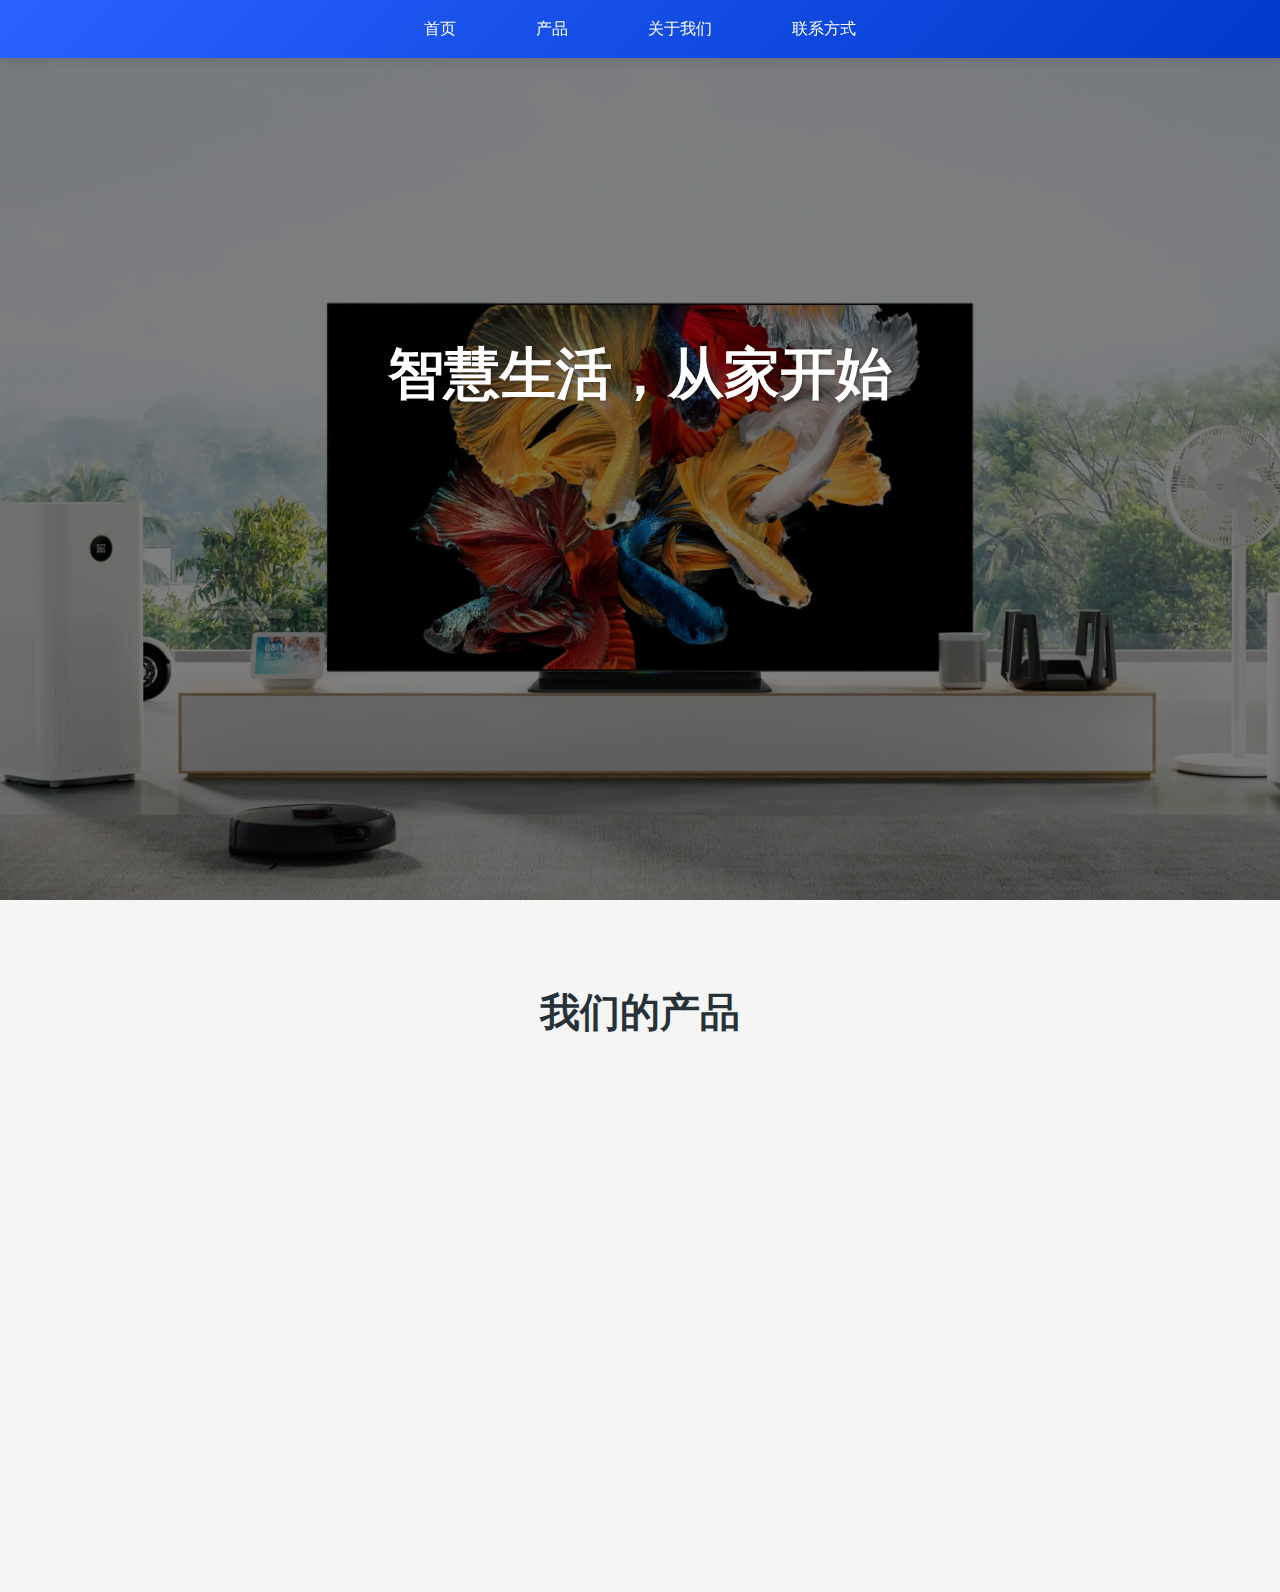
<file: web作业/index.html>
<!DOCTYPE html>
<html lang="zh">

<head>
    <meta charset="UTF-8">
    <meta name="viewport" content="width=device-width, initial-scale=1.0">
    <title>智慧家居 - 未来生活方式</title>
    <link rel="stylesheet" href="./css/reset.css">
    <link rel="stylesheet" href="./css/base.css">
    <link rel="stylesheet" href="./css/components.css">
    <link rel="stylesheet" href="./css/utilities.css">
    <link rel="stylesheet" href="./css/layout.css">
</head>

<body>
    <nav>
        <ul>
            <li><a href="#home">首页</a></li>
            <li><a href="product.html">产品</a></li>
            <li><a href="about.html">关于我们</a></li>
            <li><a href="contact.html">联系方式</a></li>
        </ul>
    </nav>

    <section class="hero" id="home">
        <div class="hero-content">
            <h1>智慧生活，从家开始</h1>
            <p>打造智能、舒适、节能的现代家居体验</p>
            <a href="product.html" class="cta-button">探索产品</a>
        </div>
    </section>

    <section class="products" id="products">
        <h2 class="section-title">我们的产品</h2>
        <div class="products-grid">
            <div class="product-card">
                <img src="./images/light.jpg" alt="智能照明">
                <div class="product-content">
                    <h3>智能照明</h3>
                    <p>自动调节亮度，定时开关，远程控制</p>
                    <a href="Intelligent lighting system.html" class="product-link">了解更多 →</a>
                </div>
            </div>
            <div class="product-card">
                <img src="./images/kt.jpg" alt="温控系统">
                <div class="product-content">
                    <h3>温控系统</h3>
                    <p>智能调节温度，节能环保</p>
                    <a href="Temperature control system.html" class="product-link">了解更多 →</a>
                </div>
            </div>
            <div class="product-card">
                <img src="./images/jk.jpg" alt="安防系统">
                <div class="product-content">
                    <h3>安防系统</h3>
                    <p>24小时监控，远程查看，异常提醒</p>
                    <a href="Security system.html" class="product-link">了解更多 →</a>
                </div>
            </div>
        </div>
    </section>

    <script src="./JS/js.js"></script>
</body>

</html>
</file>
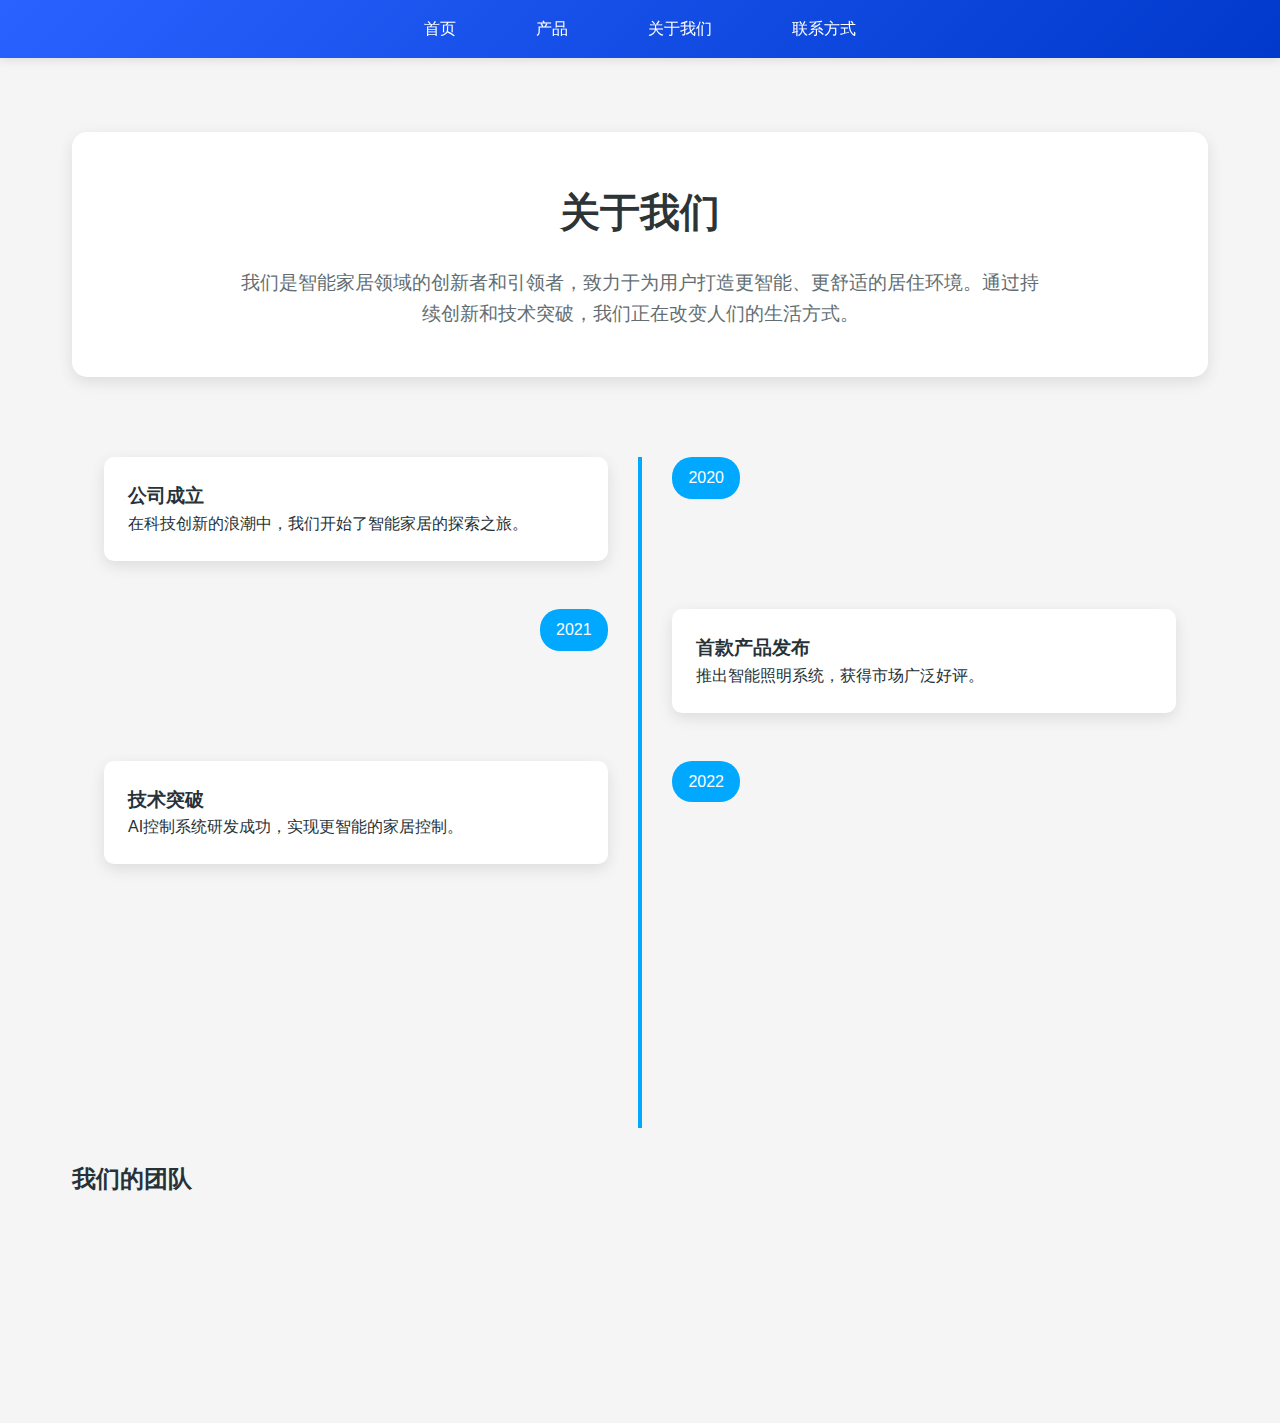
<file: web作业/about.html>
<!DOCTYPE html>
<html lang="zh">

<head>
    <meta charset="UTF-8">
    <meta name="viewport" content="width=device-width, initial-scale=1.0">
    <title>关于我们 - 智能家居</title>
    <link rel="stylesheet" href="./css/reset.css">
    <link rel="stylesheet" href="./css/base.css">
    <link rel="stylesheet" href="./css/components.css">
    <link rel="stylesheet" href="./css/utilities.css">
    <link rel="stylesheet" href="./css/layout.css">
</head>

<body>
    <nav>
        <ul>
            <li><a href="index.html">首页</a></li>
            <li><a href="product.html">产品</a></li>
            <li><a href="about.html">关于我们</a></li>
            <li><a href="contact.html">联系方式</a></li>
        </ul>
    </nav>

    <div class="about-container">
        <section class="hero-section">
            <h1>关于我们</h1>
            <p>我们是智能家居领域的创新者和引领者，致力于为用户打造更智能、更舒适的居住环境。通过持续创新和技术突破，我们正在改变人们的生活方式。</p>
        </section>

        <section class="timeline">
            <div class="timeline-item">
                <div class="timeline-content">
                    <span class="timeline-year">2020</span>
                    <h3>公司成立</h3>
                    <p>在科技创新的浪潮中，我们开始了智能家居的探索之旅。</p>
                </div>
            </div>
            <div class="timeline-item">
                <div class="timeline-content">
                    <span class="timeline-year">2021</span>
                    <h3>首款产品发布</h3>
                    <p>推出智能照明系统，获得市场广泛好评。</p>
                </div>
            </div>
            <div class="timeline-item">
                <div class="timeline-content">
                    <span class="timeline-year">2022</span>
                    <h3>技术突破</h3>
                    <p>AI控制系统研发成功，实现更智能的家居控制。</p>
                </div>
            </div>
            <div class="timeline-item">
                <div class="timeline-content">
                    <span class="timeline-year">2023</span>
                    <h3>市场扩张</h3>
                    <p>产品线扩展到全屋智能化解决方案。</p>
                </div>
            </div>
        </section>

        <section class="team-section">
            <h2>我们的团队</h2>
            <div class="team-grid">
                <div class="team-member">
                    <div class="team-info">
                        <h3>张明</h3>
                        <p>首席执行官</p>
                    </div>
                </div>
                <div class="team-member">
                    <div class="team-info">
                        <h3>李强</h3>
                        <p>技术总监</p>
                    </div>
                </div>
                <div class="team-member">
                    <div class="team-info">
                        <h3>王婷</h3>
                        <p>设计总监</p>
                    </div>
                </div>
            </div>
        </section>
    </div>

    <script src="./JS/js.js"></script>
</body>

</html>
</file>
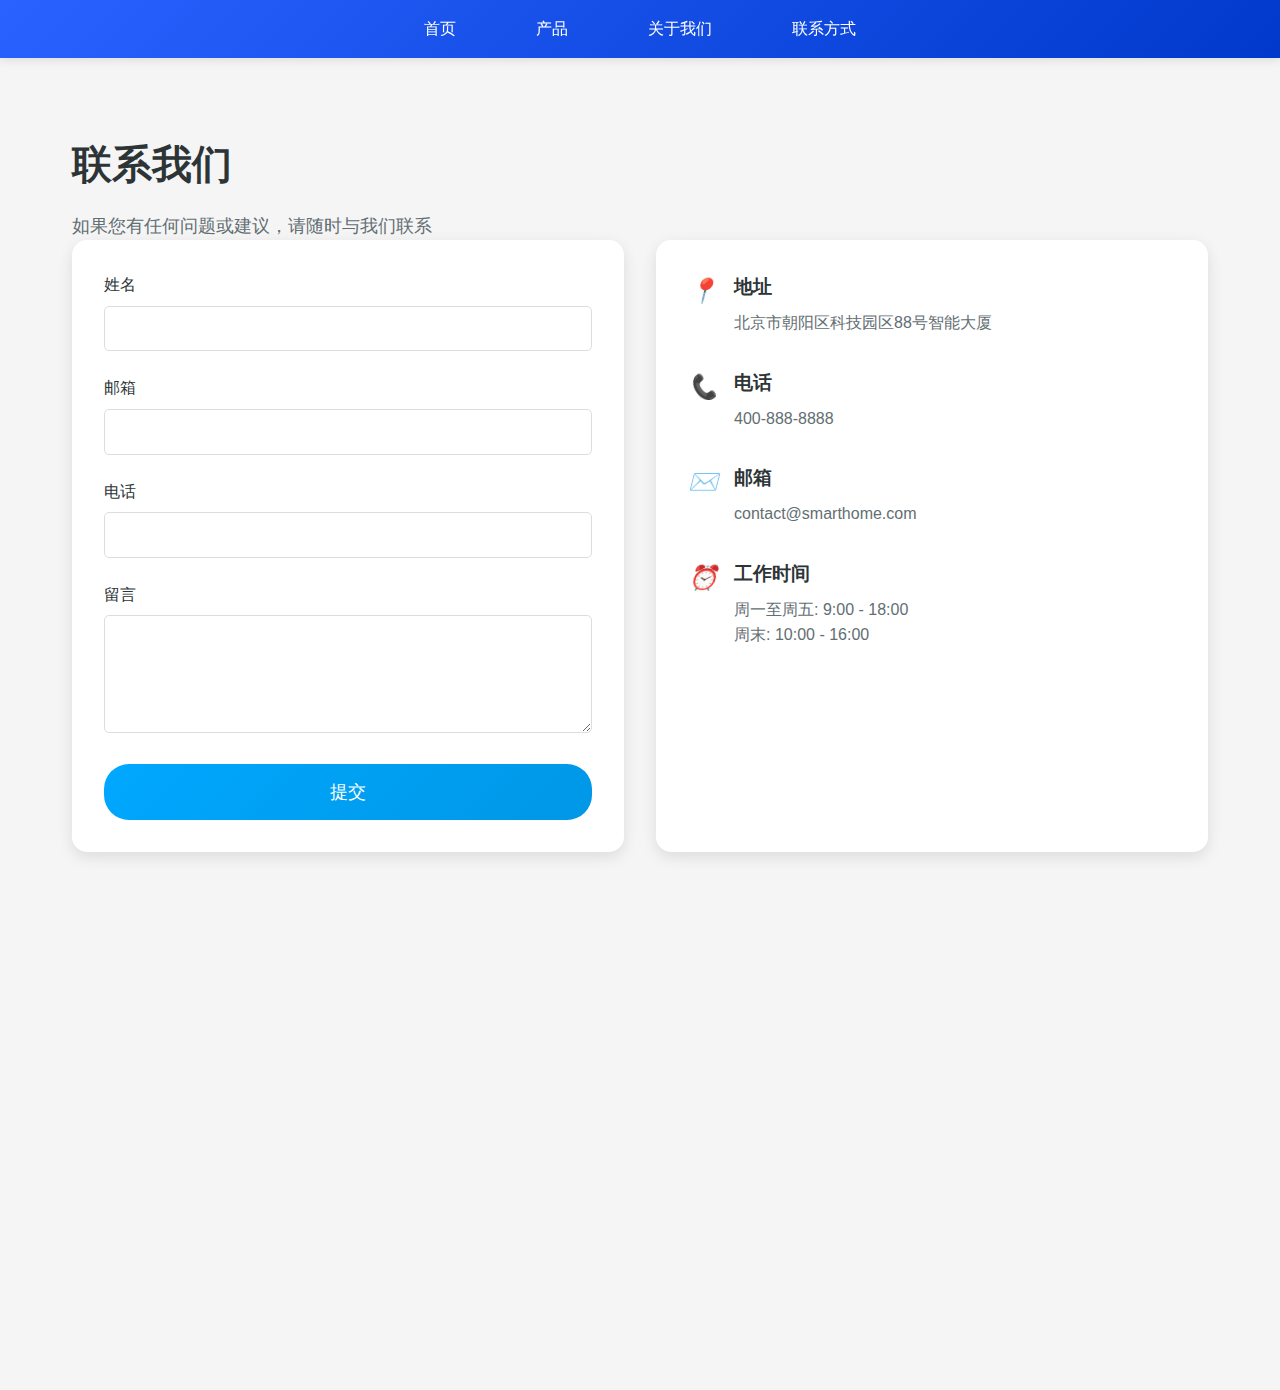
<file: web作业/contact.html>
<!DOCTYPE html>
<html lang="zh">

<head>
    <meta charset="UTF-8">
    <meta name="viewport" content="width=device-width, initial-scale=1.0">
    <title>联系我们 - 智能家居</title>
    <link rel="stylesheet" href="./css/reset.css">
    <link rel="stylesheet" href="./css/base.css">
    <link rel="stylesheet" href="./css/components.css">
    <link rel="stylesheet" href="./css/utilities.css">
    <link rel="stylesheet" href="./css/layout.css">
</head>

<body>
    <nav>
        <ul>
            <li><a href="index.html">首页</a></li>
            <li><a href="product.html">产品</a></li>
            <li><a href="about.html">关于我们</a></li>
            <li><a href="contact.html">联系方式</a></li>
        </ul>
    </nav>

    <div class="contact-container">
        <div class="contact-header">
            <h1>联系我们</h1>
            <p>如果您有任何问题或建议，请随时与我们联系</p>
        </div>

        <div class="contact-grid">
            <div class="contact-form">
                <form id="contactForm" onsubmit="handleSubmit(event)">
                    <div class="form-group">
                        <label for="name">姓名</label>
                        <input type="text" id="name" required>
                    </div>
                    <div class="form-group">
                        <label for="email">邮箱</label>
                        <input type="email" id="email" required>
                    </div>
                    <div class="form-group">
                        <label for="phone">电话</label>
                        <input type="tel" id="phone">
                    </div>
                    <div class="form-group">
                        <label for="message">留言</label>
                        <textarea id="message" rows="5" required></textarea>
                    </div>
                    <button type="submit" class="submit-btn">提交</button>
                </form>
            </div>

            <div class="contact-info">
                <div class="info-item">
                    <i>📍</i>
                    <div class="info-content">
                        <h3>地址</h3>
                        <p>北京市朝阳区科技园区88号智能大厦</p>
                    </div>
                </div>
                <div class="info-item">
                    <i>📞</i>
                    <div class="info-content">
                        <h3>电话</h3>
                        <p>400-888-8888</p>
                    </div>
                </div>
                <div class="info-item">
                    <i>✉️</i>
                    <div class="info-content">
                        <h3>邮箱</h3>
                        <p>contact@smarthome.com</p>
                    </div>
                </div>
                <div class="info-item">
                    <i>⏰</i>
                    <div class="info-content">
                        <h3>工作时间</h3>
                        <p>周一至周五: 9:00 - 18:00</p>
                        <p>周末: 10:00 - 16:00</p>
                    </div>
                </div>
            </div>
        </div>

        <div class="map-container">
            <h2>我们的位置</h2>
            <div class="map-placeholder">
                地图加载中...
            </div>
        </div>
    </div>

    <script src="./JS/js.js"></script>
</body>

</html>
</file>
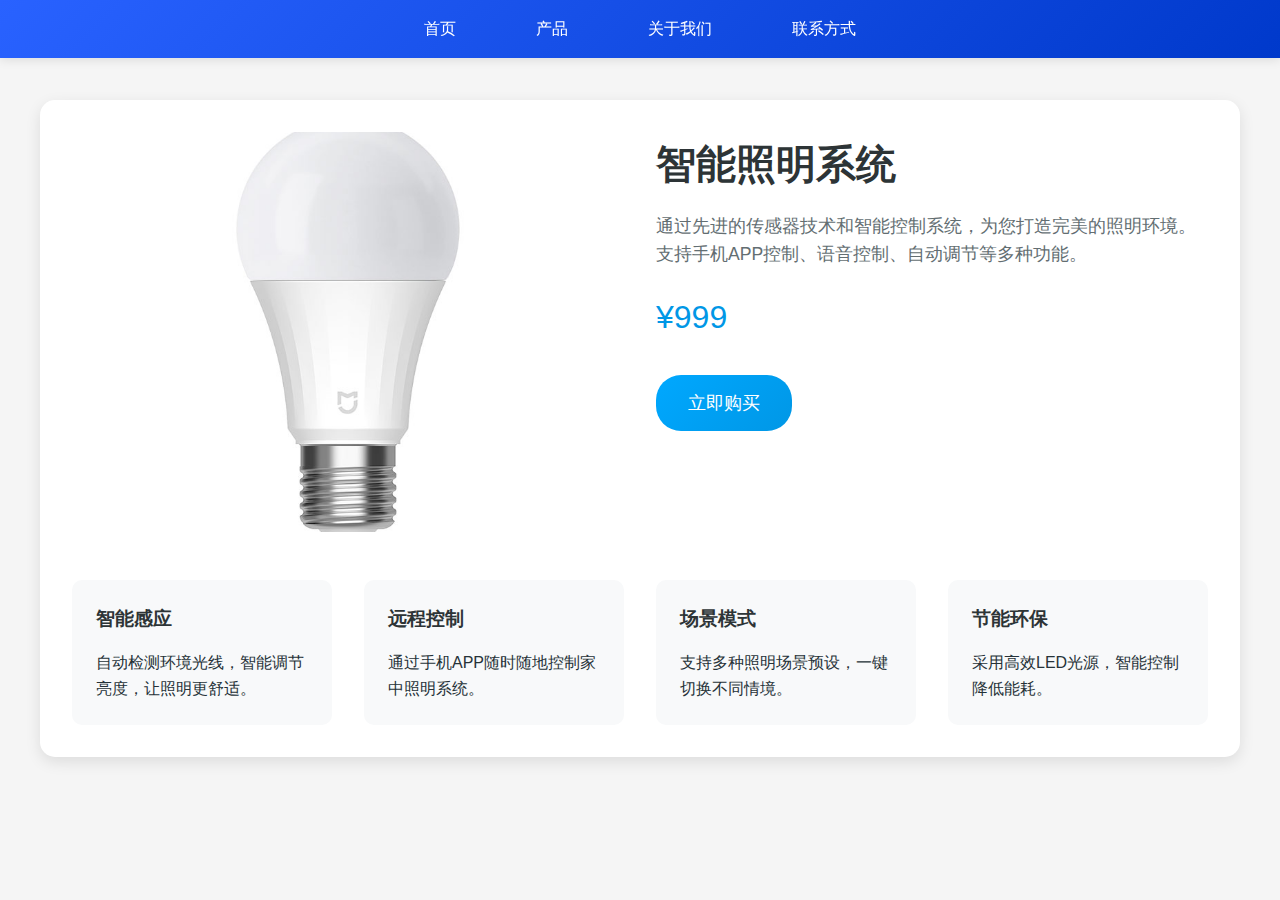
<file: web作业/Intelligent lighting system.html>
<!DOCTYPE html>
<html lang="zh">

<head>
    <meta charset="UTF-8">
    <meta name="viewport" content="width=device-width, initial-scale=1.0">
    <title>产品详情 - 智能家居</title>
    <link rel="stylesheet" href="./css/reset.css">
    <link rel="stylesheet" href="./css/base.css">
    <link rel="stylesheet" href="./css/components.css">
    <link rel="stylesheet" href="./css/utilities.css">
    <link rel="stylesheet" href="./css/layout.css">
</head>

<body>
    <nav>
        <ul>
            <li><a href="index.html">首页</a></li>
            <li><a href="product.html">产品</a></li>
            <li><a href="about.html">关于我们</a></li>
            <li><a href="contact.html">联系方式</a></li>
        </ul>
    </nav>

    <div class="product-detail">
        <div class="product-header">
            <img src="./images/light.jpg" alt="智能照明系统" class="product-image">
            <div class="product-info">
                <h1>智能照明系统</h1>
                <p>通过先进的传感器技术和智能控制系统，为您打造完美的照明环境。支持手机APP控制、语音控制、自动调节等多种功能。</p>
                <div class="price">¥999</div>
                <button class="buy-button" onclick="showPurchaseInfo()">立即购买</button>
            </div>
        </div>

        <div class="features">
            <div class="feature-card">
                <h3>智能感应</h3>
                <p>自动检测环境光线，智能调节亮度，让照明更舒适。</p>
            </div>
            <div class="feature-card">
                <h3>远程控制</h3>
                <p>通过手机APP随时随地控制家中照明系统。</p>
            </div>
            <div class="feature-card">
                <h3>场景模式</h3>
                <p>支持多种照明场景预设，一键切换不同情境。</p>
            </div>
            <div class="feature-card">
                <h3>节能环保</h3>
                <p>采用高效LED光源，智能控制降低能耗。</p>
            </div>
        </div>
    </div>

    <script src="./JS/js.js"></script>
</body>

</html>
</file>
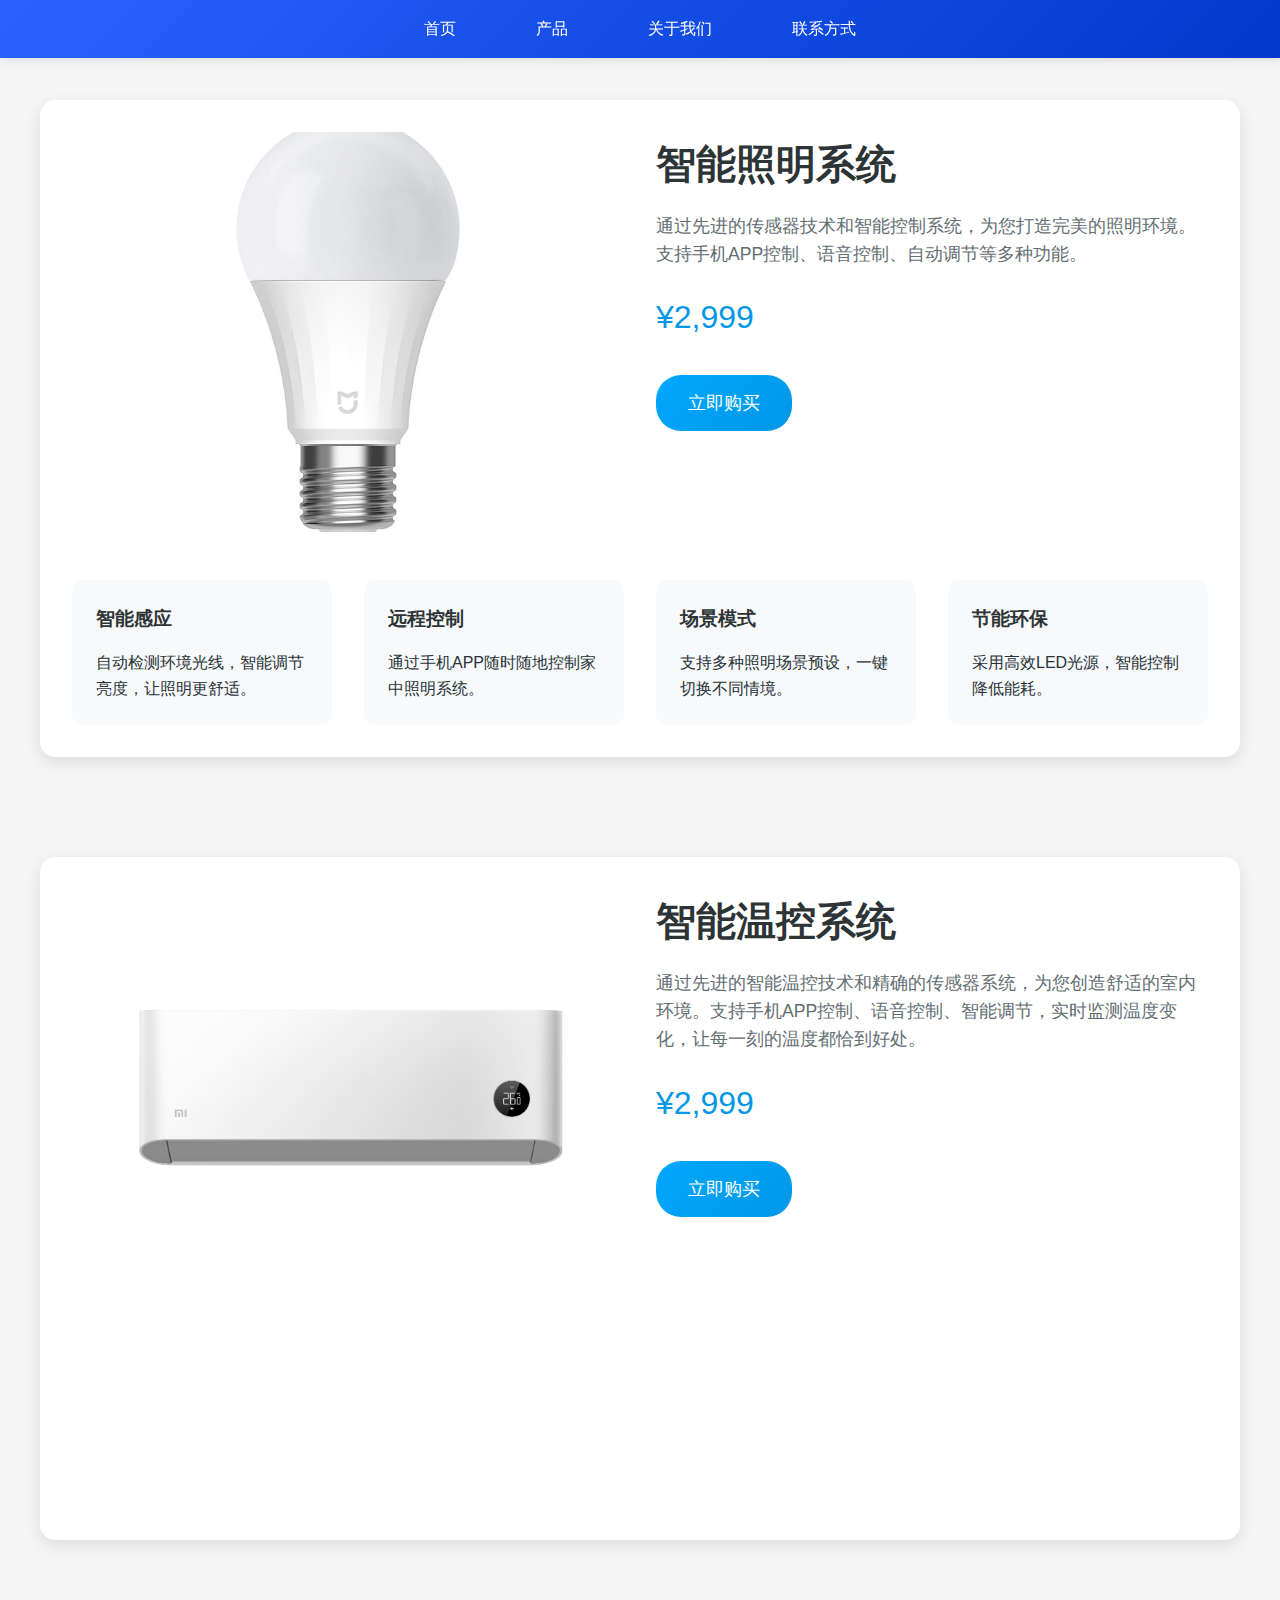
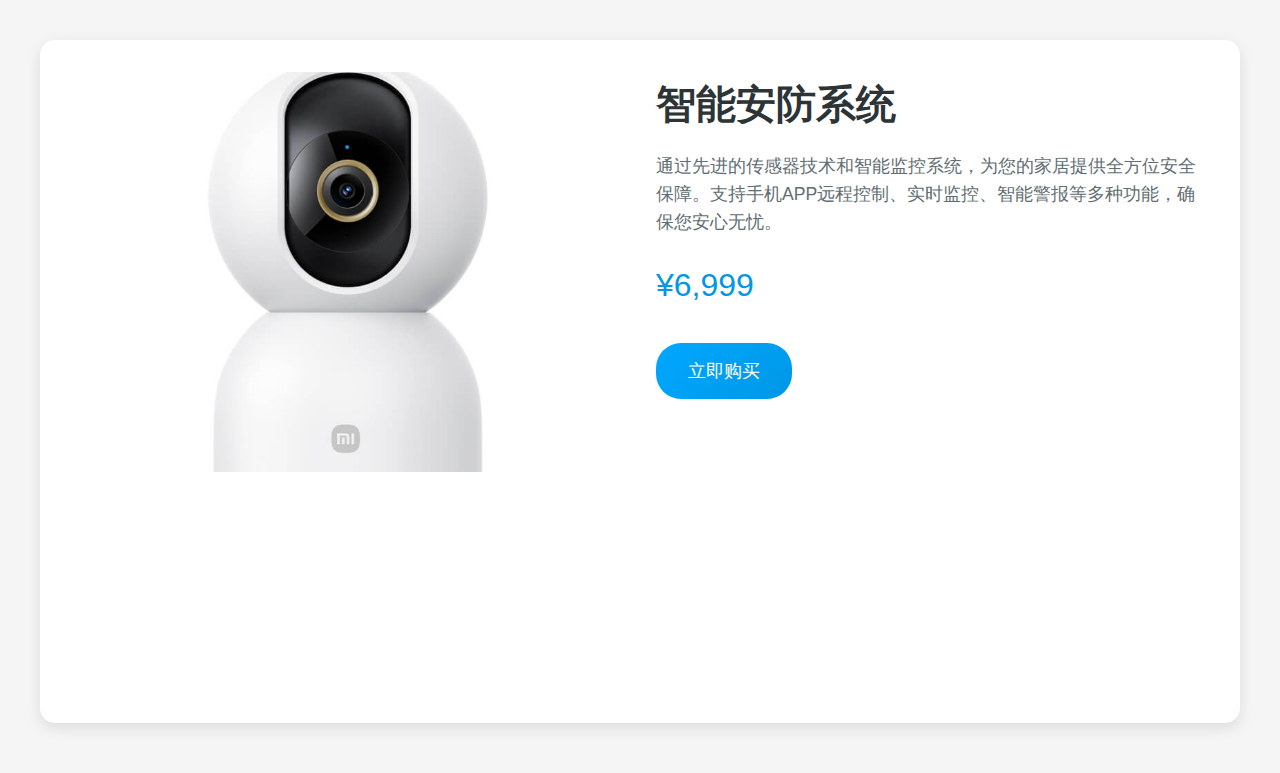
<file: web作业/product.html>
<!DOCTYPE html>
<html lang="zh">

<head>
    <meta charset="UTF-8">
    <meta name="viewport" content="width=device-width, initial-scale=1.0">
    <title>产品详情 - 智能家居</title>
    <link rel="stylesheet" href="./css/reset.css">
    <link rel="stylesheet" href="./css/base.css">
    <link rel="stylesheet" href="./css/components.css">
    <link rel="stylesheet" href="./css/utilities.css">
    <link rel="stylesheet" href="./css/layout.css">
</head>

<body>
    <nav>
        <ul>
            <li><a href="index.html">首页</a></li>
            <li><a href="product.html">产品</a></li>
            <li><a href="about.html">关于我们</a></li>
            <li><a href="contact.html">联系方式</a></li>
        </ul>
    </nav>

    <div class="product-detail">
        <div class="product-header">
            <img src="./images/light.jpg" alt="智能照明系统" class="product-image">
            <div class="product-info">
                <h1>智能照明系统</h1>
                <p>通过先进的传感器技术和智能控制系统，为您打造完美的照明环境。支持手机APP控制、语音控制、自动调节等多种功能。</p>
                <div class="price">¥2,999</div>
                <button class="buy-button" onclick="showPurchaseInfo()">立即购买</button>
            </div>
        </div>

        <div class="features">
            <div class="feature-card">
                <h3>智能感应</h3>
                <p>自动检测环境光线，智能调节亮度，让照明更舒适。</p>
            </div>
            <div class="feature-card">
                <h3>远程控制</h3>
                <p>通过手机APP随时随地控制家中照明系统。</p>
            </div>
            <div class="feature-card">
                <h3>场景模式</h3>
                <p>支持多种照明场景预设，一键切换不同情境。</p>
            </div>
            <div class="feature-card">
                <h3>节能环保</h3>
                <p>采用高效LED光源，智能控制降低能耗。</p>
            </div>
        </div>
    </div>



    <div class="product-detail">
        <div class="product-header">
            <img src="./images/kt.jpg" alt="温控系统" class="product-image">
            <div class="product-info">
                <h1>智能温控系统</h1>
                <p>通过先进的智能温控技术和精确的传感器系统，为您创造舒适的室内环境。支持手机APP控制、语音控制、智能调节，实时监测温度变化，让每一刻的温度都恰到好处。</p>
                <div class="price">¥2,999</div>
                <button class="buy-button" onclick="showPurchaseInfo()">立即购买</button>
            </div>
        </div>

        <div class="features">
            <div class="feature-card">
                <h3>智能温控</h3>
                <p>实时监测环境温度，自动调节室内温度，确保您享受最舒适的温暖或清凉。</p>
            </div>
            <div class="feature-card">
                <h3>远程控制</h3>
                <p>通过手机APP随时随地控制家中温控系统。</p>
            </div>
            <div class="feature-card">
                <h3>智能场景模式</h3>
                <p>支持多种温控场景预设，一键切换，自动调整至最适宜的温度状态。</p>
            </div>
            <div class="feature-card">
                <h3>节能环保</h3>
                <p>智能温控技术，精确调节温度，最大限度降低能耗，保护环境。</p>
            </div>
        </div>
    </div>

    <div class="product-detail">
        <div class="product-header">
            <img src="./images/jk.jpg" alt="智能安防系统" class="product-image">
            <div class="product-info">
                <h1>智能安防系统</h1>
                <p>通过先进的传感器技术和智能监控系统，为您的家居提供全方位安全保障。支持手机APP远程控制、实时监控、智能警报等多种功能，确保您安心无忧。</p>
                <div class="price">¥6,999</div>
                <button class="buy-button" onclick="showPurchaseInfo()">立即购买</button>
            </div>
        </div>

        <div class="features">
            <div class="feature-card">
                <h3>智能监控</h3>
                <p>实时监测周围环境，智能识别异常情况，自动报警，确保家庭安全无忧。</p>
            </div>
            <div class="feature-card">
                <h3>远程监控</h3>
                <p>通过手机APP随时随地查看家中实时安全状况，远程控制报警系统，保障您的家庭安全。</p>
            </div>
            <div class="feature-card">
                <h3>安全模式</h3>
                <p>支持多种安全场景预设，一键切换不同防护模式，随时根据需要调整安全设置。</p>
            </div>
            <div class="feature-card">
                <h3>节能高效</h3>
                <p>采用低功耗智能传感器和节能技术，全天候守护家园，降低能耗的同时确保安全。</p>
            </div>
        </div>
    </div>

    <script src="./JS/js.js"></script>
</body>

</html>
</file>
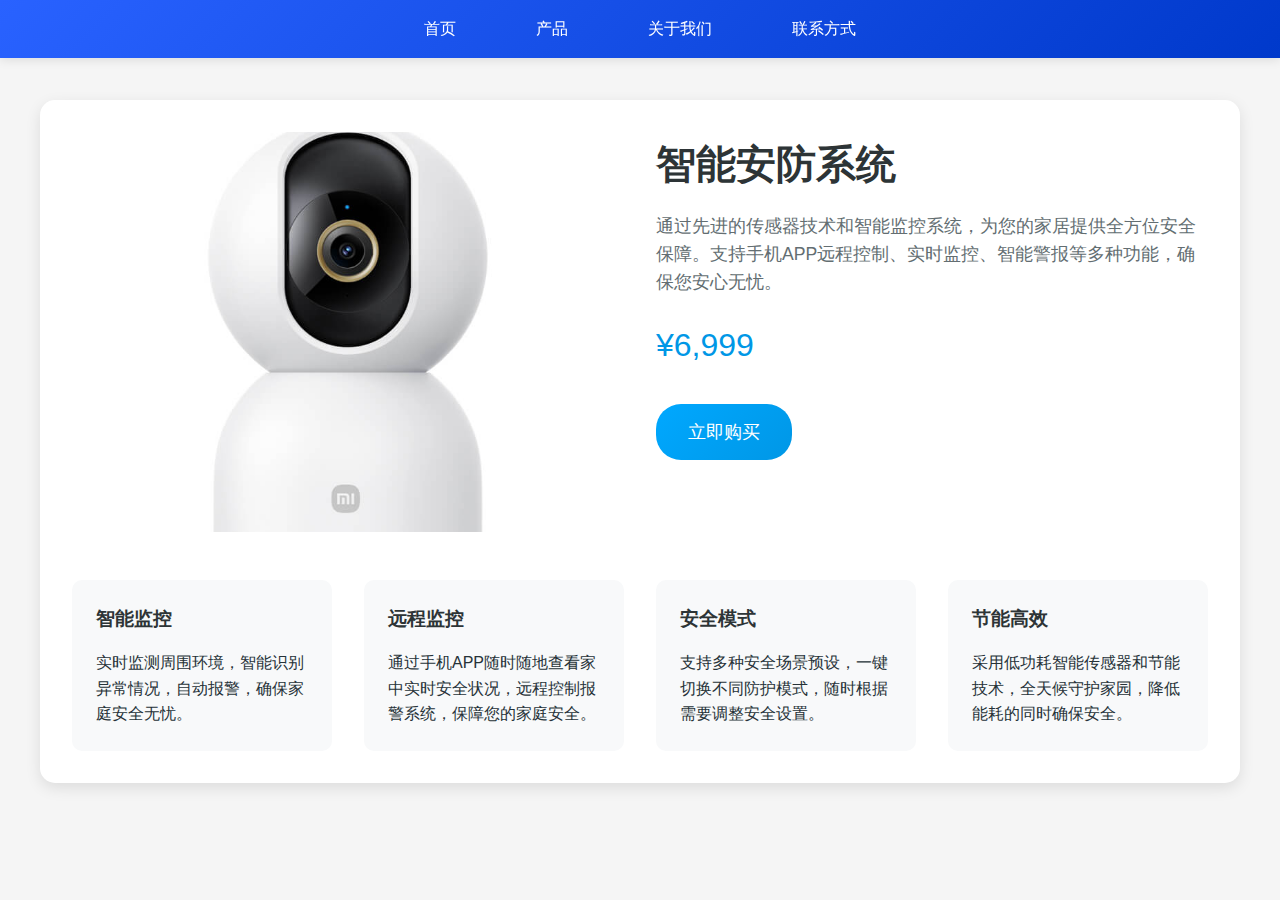
<file: web作业/Security system.html>
<!DOCTYPE html>
<html lang="zh">

<head>
    <meta charset="UTF-8">
    <meta name="viewport" content="width=device-width, initial-scale=1.0">
    <title>产品详情 - 智能家居</title>
    <link rel="stylesheet" href="./css/reset.css">
    <link rel="stylesheet" href="./css/base.css">
    <link rel="stylesheet" href="./css/components.css">
    <link rel="stylesheet" href="./css/utilities.css">
    <link rel="stylesheet" href="./css/layout.css">
</head>

<body>
    <nav>
        <ul>
            <li><a href="index.html">首页</a></li>
            <li><a href="product.html">产品</a></li>
            <li><a href="about.html">关于我们</a></li>
            <li><a href="contact.html">联系方式</a></li>
        </ul>
    </nav>

    <div class="product-detail">
        <div class="product-header">
            <img src="./images/jk.jpg" alt="智能安防系统" class="product-image">
            <div class="product-info">
                <h1>智能安防系统</h1>
                <p>通过先进的传感器技术和智能监控系统，为您的家居提供全方位安全保障。支持手机APP远程控制、实时监控、智能警报等多种功能，确保您安心无忧。</p>
                <div class="price">¥6,999</div>
                <button class="buy-button" onclick="showPurchaseInfo()">立即购买</button>
            </div>
        </div>

        <div class="features">
            <div class="feature-card">
                <h3>智能监控</h3>
                <p>实时监测周围环境，智能识别异常情况，自动报警，确保家庭安全无忧。</p>
            </div>
            <div class="feature-card">
                <h3>远程监控</h3>
                <p>通过手机APP随时随地查看家中实时安全状况，远程控制报警系统，保障您的家庭安全。</p>
            </div>
            <div class="feature-card">
                <h3>安全模式</h3>
                <p>支持多种安全场景预设，一键切换不同防护模式，随时根据需要调整安全设置。</p>
            </div>
            <div class="feature-card">
                <h3>节能高效</h3>
                <p>采用低功耗智能传感器和节能技术，全天候守护家园，降低能耗的同时确保安全。</p>
            </div>
        </div>
    </div>

    <script src="./JS/js.js"></script>
</body>

</html>
</file>
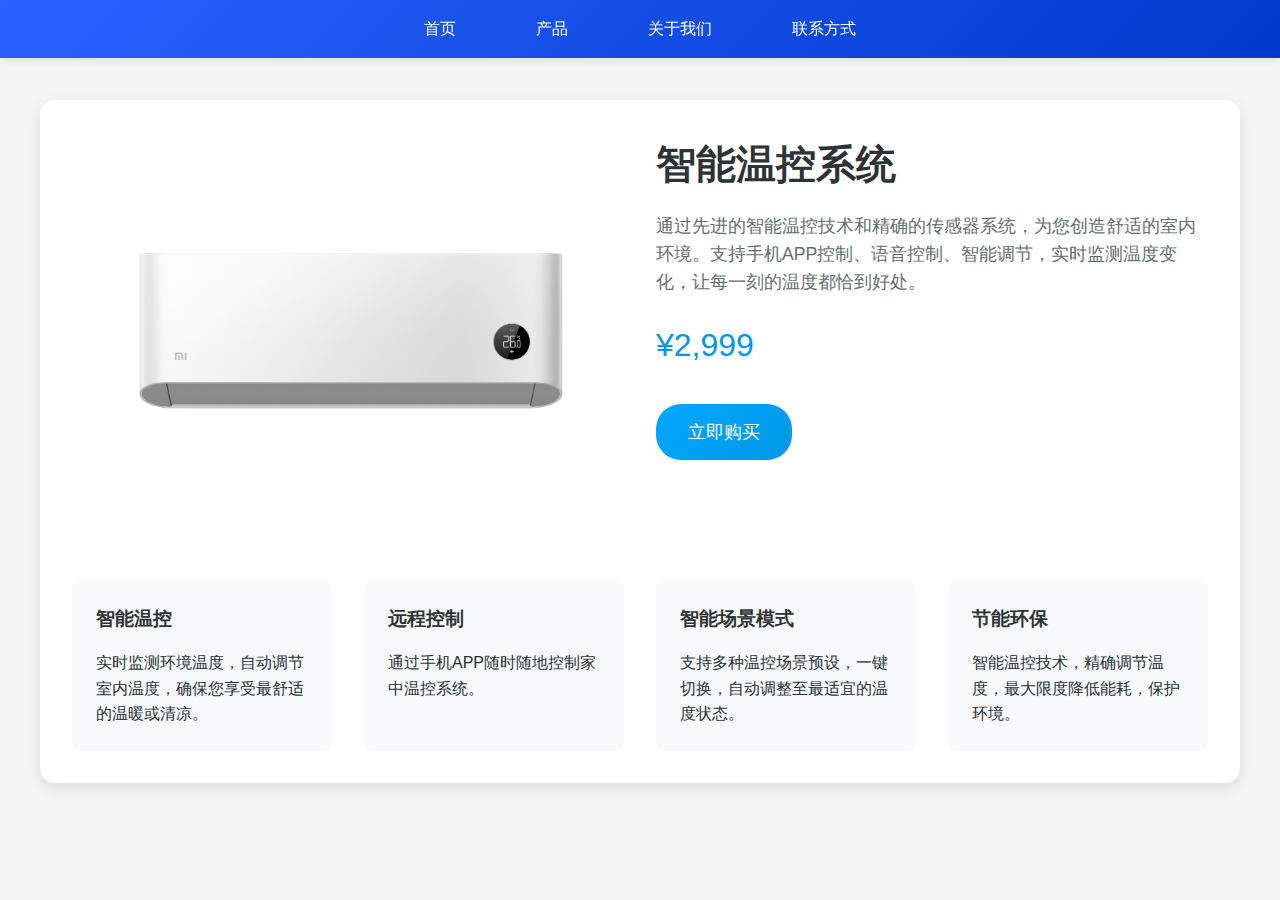
<file: web作业/Temperature control system.html>
<!DOCTYPE html>
<html lang="zh">

<head>
    <meta charset="UTF-8">
    <meta name="viewport" content="width=device-width, initial-scale=1.0">
    <title>产品详情 - 智能家居</title>
    <link rel="stylesheet" href="./css/reset.css">
    <link rel="stylesheet" href="./css/base.css">
    <link rel="stylesheet" href="./css/components.css">
    <link rel="stylesheet" href="./css/utilities.css">
    <link rel="stylesheet" href="./css/layout.css">
</head>

<body>
    <nav>
        <ul>
            <li><a href="index.html">首页</a></li>
            <li><a href="product.html">产品</a></li>
            <li><a href="about.html">关于我们</a></li>
            <li><a href="contact.html">联系方式</a></li>
        </ul>
    </nav>

    <div class="product-detail">
        <div class="product-header">
            <img src="./images/kt.jpg" alt="温控系统" class="product-image">
            <div class="product-info">
                <h1>智能温控系统</h1>
                <p>通过先进的智能温控技术和精确的传感器系统，为您创造舒适的室内环境。支持手机APP控制、语音控制、智能调节，实时监测温度变化，让每一刻的温度都恰到好处。</p>
                <div class="price">¥2,999</div>
                <button class="buy-button" onclick="showPurchaseInfo()">立即购买</button>
            </div>
        </div>

        <div class="features">
            <div class="feature-card">
                <h3>智能温控</h3>
                <p>实时监测环境温度，自动调节室内温度，确保您享受最舒适的温暖或清凉。</p>
            </div>
            <div class="feature-card">
                <h3>远程控制</h3>
                <p>通过手机APP随时随地控制家中温控系统。</p>
            </div>
            <div class="feature-card">
                <h3>智能场景模式</h3>
                <p>支持多种温控场景预设，一键切换，自动调整至最适宜的温度状态。</p>
            </div>
            <div class="feature-card">
                <h3>节能环保</h3>
                <p>智能温控技术，精确调节温度，最大限度降低能耗，保护环境。</p>
            </div>
        </div>
    </div>

    <script src="./JS/js.js"></script>
</body>

</html>
</file>
<file: web作业/css/base.css>
/* base.css */
:root {
    --primary: #2962ff;
    --secondary: #0039cb;
    --text: #263238;
    --light: #f5f5f5;
}

body {
    font-family: 'Microsoft YaHei', sans-serif;
    line-height: 1.6;
    background: var(--light);
    color: var(--text);
}

a {
    text-decoration: none;
    color: inherit;
}

img {
    max-width: 100%;
    display: block;
}
</file>
<file: web作业/css/components.css>
/* components.css */
.product-card {
    background: white;
    border-radius: 15px;
    overflow: hidden;
    box-shadow: 0 5px 15px rgba(0, 0, 0, 0.1);
    transition: all 0.3s ease;
}

.product-card:hover {
    transform: translateY(-10px);
    box-shadow: 0 8px 25px rgba(0, 0, 0, 0.2);
}

.product-card img {
    width: 100%;
    height: 200px;
    object-fit: cover;
    transition: transform 0.3s ease;
}

.product-card:hover img {
    transform: scale(1.05);
}

.product-content {
    padding: 1.5rem;
}

.product-card h3 {
    font-size: 1.5rem;
    color: var(--text);
    margin-bottom: 1rem;
}

.product-card p {
    color: #666;
    font-size: 1.1rem;
}

.product-image {
    width: 100%;
    height: 400px;
    object-fit: cover;
    border-radius: 10px;
    transition: transform 0.3s ease;
}

.product-image:hover {
    transform: scale(1.02);
}

.product-info h1 {
    font-size: 2.5rem;
    margin-bottom: 1rem;
    color: #2d3436;
}

.product-info p {
    font-size: 1.1rem;
    color: #636e72;
    margin-bottom: 1.5rem;
}

.price {
    font-size: 2rem;
    color: #0097e6;
    margin-bottom: 2rem;
}

.feature-card {
    background: #f8f9fa;
    padding: 1.5rem;
    border-radius: 10px;
    transition: transform 0.3s ease;
}

.feature-card:hover {
    transform: translateY(-5px);
}

.feature-card h3 {
    color: #2d3436;
    margin-bottom: 1rem;
}

.buy-button {
    background: linear-gradient(135deg, #00a8ff, #0097e6);
    color: white;
    border: none;
    padding: 1rem 2rem;
    border-radius: 25px;
    font-size: 1.1rem;
    cursor: pointer;
    transition: all 0.3s ease;
}

.buy-button:hover {
    transform: translateY(-2px);
    box-shadow: 0 5px 15px rgba(0, 0, 0, 0.2);
}

.hero-section h1 {
    font-size: 2.5rem;
    color: #2d3436;
    margin-bottom: 1.5rem;
}

.hero-section p {
    font-size: 1.2rem;
    color: #636e72;
    max-width: 800px;
    margin: 0 auto;
}

.timeline-content {
    background: white;
    padding: 1.5rem;
    border-radius: 10px;
    box-shadow: 0 5px 15px rgba(0, 0, 0, 0.1);
}

.timeline-year {
    position: absolute;
    top: 0;
    right: -100px;
    background: #00a8ff;
    color: white;
    padding: 0.5rem 1rem;
    border-radius: 20px;
}

.timeline-item:nth-child(even) .timeline-year {
    left: -100px;
    right: auto;
}

.team-member {
    background: white;
    border-radius: 10px;
    overflow: hidden;
    box-shadow: 0 5px 15px rgba(0, 0, 0, 0.1);
    transition: transform 0.3s ease;
}

.team-member:hover {
    transform: translateY(-5px);
}

.team-member img {
    width: 100%;
    height: 250px;
    object-fit: cover;
}

.team-info {
    padding: 1.5rem;
    text-align: center;
}

.team-info h3 {
    color: #2d3436;
    margin-bottom: 0.5rem;
}

.team-info p {
    color: #636e72;
}

.contact-header h1 {
    font-size: 2.5rem;
    color: #2d3436;
    margin-bottom: 1rem;
}

.contact-header p {
    color: #636e72;
    font-size: 1.1rem;
}

.contact-form {
    background: white;
    padding: 2rem;
    border-radius: 15px;
    box-shadow: 0 5px 15px rgba(0, 0, 0, 0.1);
}

.form-group {
    margin-bottom: 1.5rem;
}

.form-group label {
    display: block;
    margin-bottom: 0.5rem;
    color: #2d3436;
}

.form-group input,
.form-group textarea {
    width: 100%;
    padding: 0.8rem;
    border: 1px solid #ddd;
    border-radius: 5px;
    font-size: 1rem;
    transition: border-color 0.3s ease;
}

.form-group input:focus,
.form-group textarea:focus {
    outline: none;
    border-color: #00a8ff;
}

.submit-btn {
    background: linear-gradient(135deg, #00a8ff, #0097e6);
    color: white;
    border: none;
    padding: 1rem 2rem;
    border-radius: 25px;
    font-size: 1.1rem;
    cursor: pointer;
    transition: all 0.3s ease;
    width: 100%;
}

.submit-btn:hover {
    transform: translateY(-2px);
    box-shadow: 0 5px 15px rgba(0, 0, 0, 0.2);
}

.contact-info {
    background: white;
    padding: 2rem;
    border-radius: 15px;
    box-shadow: 0 5px 15px rgba(0, 0, 0, 0.1);
}

.info-item {
    margin-bottom: 2rem;
    display: flex;
    align-items: flex-start;
    gap: 1rem;
}

.info-item i {
    font-size: 1.5rem;
    color: #00a8ff;
}

.info-content h3 {
    color: #2d3436;
    margin-bottom: 0.5rem;
}

.info-content p {
    color: #636e72;
}

.map-placeholder {
    width: 100%;
    height: 300px;
    background: #ddd;
    border-radius: 10px;
    display: flex;
    align-items: center;
    justify-content: center;
    color: #636e72;
}
</file>
<file: web作业/css/utilities.css>
/* utilities.css */
.cta-button {
    display: inline-block;
    background: var(--primary);
    color: white;
    padding: 1rem 2rem;
    border-radius: 30px;
    text-decoration: none;
    transition: all 0.3s ease;
    animation: fadeInUp 1s ease 0.6s;
    opacity: 0;
    animation-fill-mode: forwards;
}

.cta-button:hover {
    background: var(--secondary);
    transform: translateY(-3px);
    box-shadow: 0 5px 15px rgba(0, 0, 0, 0.2);
}

.product-link {
    display: inline-block;
    color: var(--primary);
    text-decoration: none;
    font-weight: bold;
    transition: color 0.3s ease;
}

.product-link:hover {
    color: var(--secondary);
}

@keyframes fadeInUp {
    from {
        opacity: 0;
        transform: translateY(30px);
    }

    to {
        opacity: 1;
        transform: translateY(0);
    }
}
</file>
<file: web作业/css/layout.css>
/* layout.css */
nav {
    background: linear-gradient(135deg, var(--primary), var(--secondary));
    padding: 1rem;
    position: fixed;
    width: 100%;
    top: 0;
    z-index: 1000;
    box-shadow: 0 2px 10px rgba(0, 0, 0, 0.1);
    transition: transform 0.3s ease;
}

nav ul {
    display: flex;
    justify-content: center;
    list-style: none;
}

nav a {
    color: white;
    padding: 0.5rem 1.5rem;
    margin: 0 1rem;
    border-radius: 25px;
    transition: all 0.3s ease;
}

nav a:hover {
    background: rgba(255, 255, 255, 0.2);
    transform: translateY(-2px);
}

.hero {
    height: 100vh;
    display: flex;
    align-items: center;
    justify-content: center;
    text-align: center;
    background: linear-gradient(rgba(0, 0, 0, 0.5), rgba(0, 0, 0, 0.5)),
        url('../images/home.jpg') center/cover;
    color: white;
    padding: 2rem;
}

.hero-content {
    max-width: 800px;
}

.hero h1 {
    font-size: 3.5rem;
    margin-bottom: 1.5rem;
    font-weight: bold;
    text-shadow: 2px 2px 4px rgba(0, 0, 0, 0.3);
    animation: fadeInUp 1s ease;
}

.hero p {
    font-size: 1.5rem;
    margin-bottom: 2rem;
    line-height: 1.6;
    text-shadow: 1px 1px 3px rgba(0, 0, 0, 0.3);
    animation: fadeInUp 1s ease 0.3s;
    opacity: 0;
    animation-fill-mode: forwards;
}

@keyframes fadeInUp {
    from {
        opacity: 0;
        transform: translateY(30px);
    }

    to {
        opacity: 1;
        transform: translateY(0);
    }
}

.products {
    padding: 5rem 2rem;
    max-width: 1200px;
    margin: 0 auto;
}

.section-title {
    text-align: center;
    font-size: 2.5rem;
    margin-bottom: 3rem;
    color: var(--text);
}

.products-grid {
    display: grid;
    grid-template-columns: repeat(auto-fit, minmax(300px, 1fr));
    gap: 2rem;
    margin-bottom: 4rem;
}

.product-detail {
    max-width: 1200px;
    margin: 100px auto 50px;
    padding: 2rem;
    background: white;
    border-radius: 15px;
    box-shadow: 0 5px 15px rgba(0, 0, 0, 0.1);
}

.product-header {
    display: grid;
    grid-template-columns: 1fr 1fr;
    gap: 2rem;
    margin-bottom: 3rem;
}

.features {
    display: grid;
    grid-template-columns: repeat(auto-fit, minmax(250px, 1fr));
    gap: 2rem;
    margin-top: 3rem;
}

.about-container {
    max-width: 1200px;
    margin: 100px auto 50px;
    padding: 2rem;
}

.hero-section {
    background: white;
    border-radius: 15px;
    padding: 3rem;
    margin-bottom: 3rem;
    text-align: center;
    box-shadow: 0 5px 15px rgba(0, 0, 0, 0.1);
}

.timeline {
    position: relative;
    padding: 2rem 0;
}

.timeline::before {
    content: '';
    position: absolute;
    left: 50%;
    transform: translateX(-50%);
    width: 4px;
    height: 100%;
    background: #00a8ff;
}

.timeline-item {
    margin-bottom: 3rem;
    position: relative;
    width: 50%;
    padding: 0 2rem;
}

.timeline-item:nth-child(odd) {
    left: 0;
}

.timeline-item:nth-child(even) {
    left: 50%;
}

.team-section {
    margin-top: 4rem;
}

.team-grid {
    display: grid;
    grid-template-columns: repeat(auto-fit, minmax(250px, 1fr));
    gap: 2rem;
    margin-top: 2rem;
}

.contact-container {
    max-width: 1200px;
    margin: 100px auto 50px;
    padding: 2rem;
}

.contact-grid {
    display: grid;
    grid-template-columns: 1fr 1fr;
    gap: 2rem;
}

.map-container {
    margin-top: 3rem;
    background: white;
    padding: 2rem;
    border-radius: 15px;
    box-shadow: 0 5px 15px rgba(0, 0, 0, 0.1);
}

@media (max-width: 768px) {
    .hero h1 {
        font-size: 2.5rem;
    }

    .hero p {
        font-size: 1.2rem;
    }

    .products {
        padding: 3rem 1rem;
    }

    .section-title {
        font-size: 2rem;
    }

    .product-header {
        grid-template-columns: 1fr;
    }

    .product-image {
        height: 300px;
    }

    .product-info h1 {
        font-size: 2rem;
    }

    .timeline::before {
        left: 0;
    }

    .timeline-item {
        width: 100%;
        left: 0 !important;
        padding-left: 2rem;
    }

    .timeline-year {
        left: 0 !important;
        right: auto !important;
    }

    .contact-grid {
        grid-template-columns: 1fr;
    }
}
</file>
